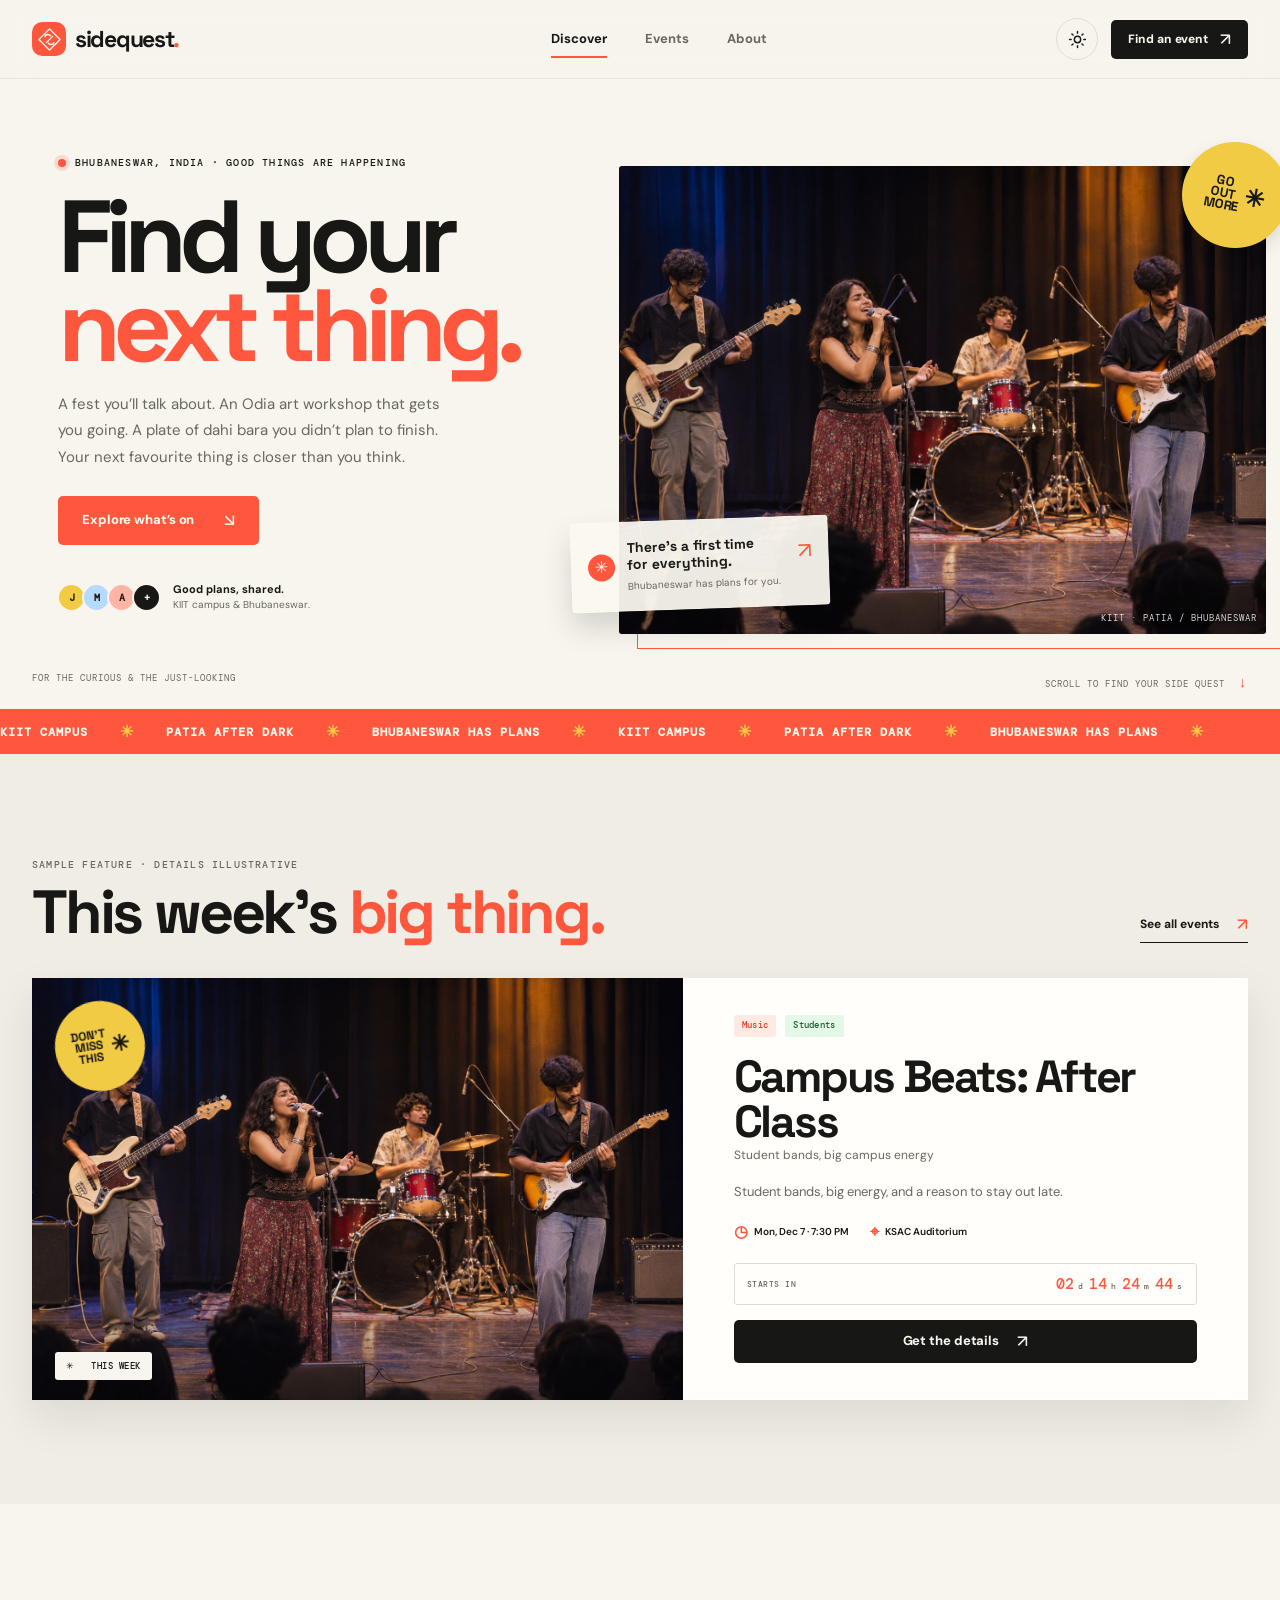
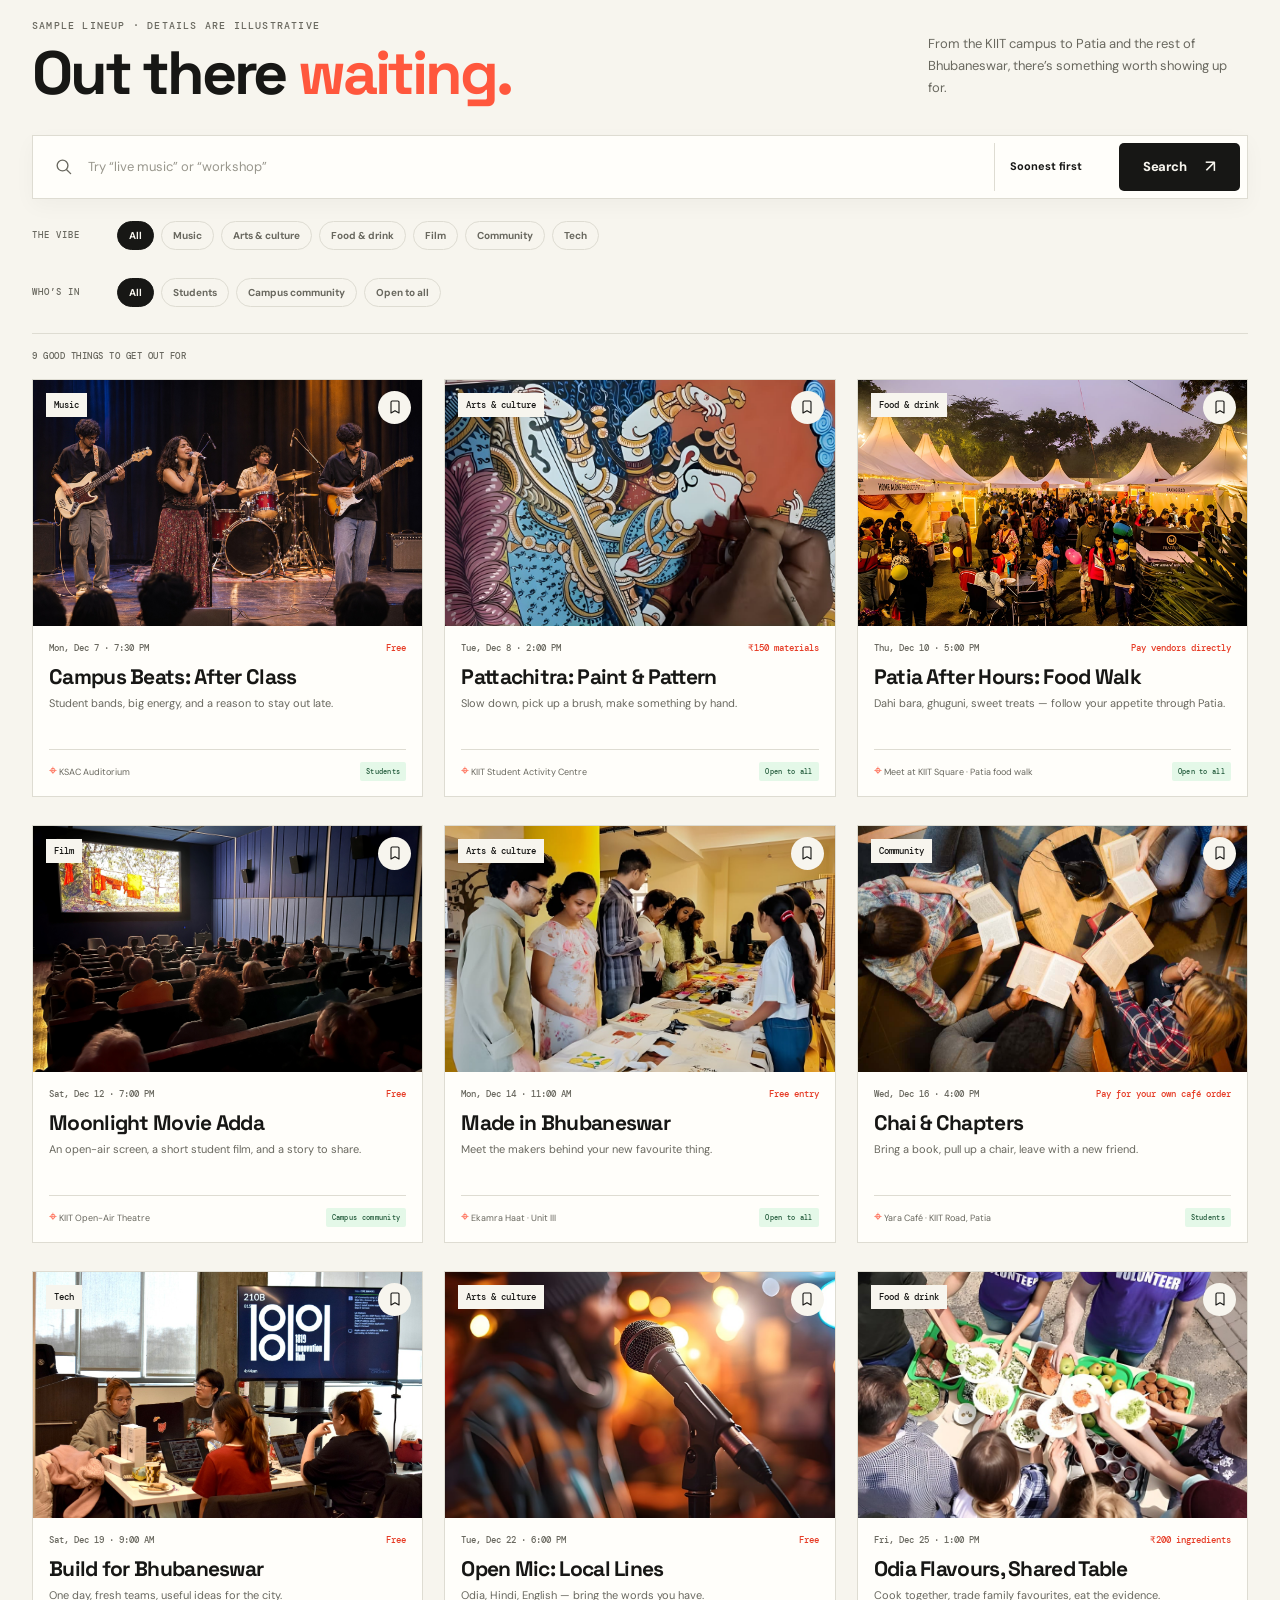
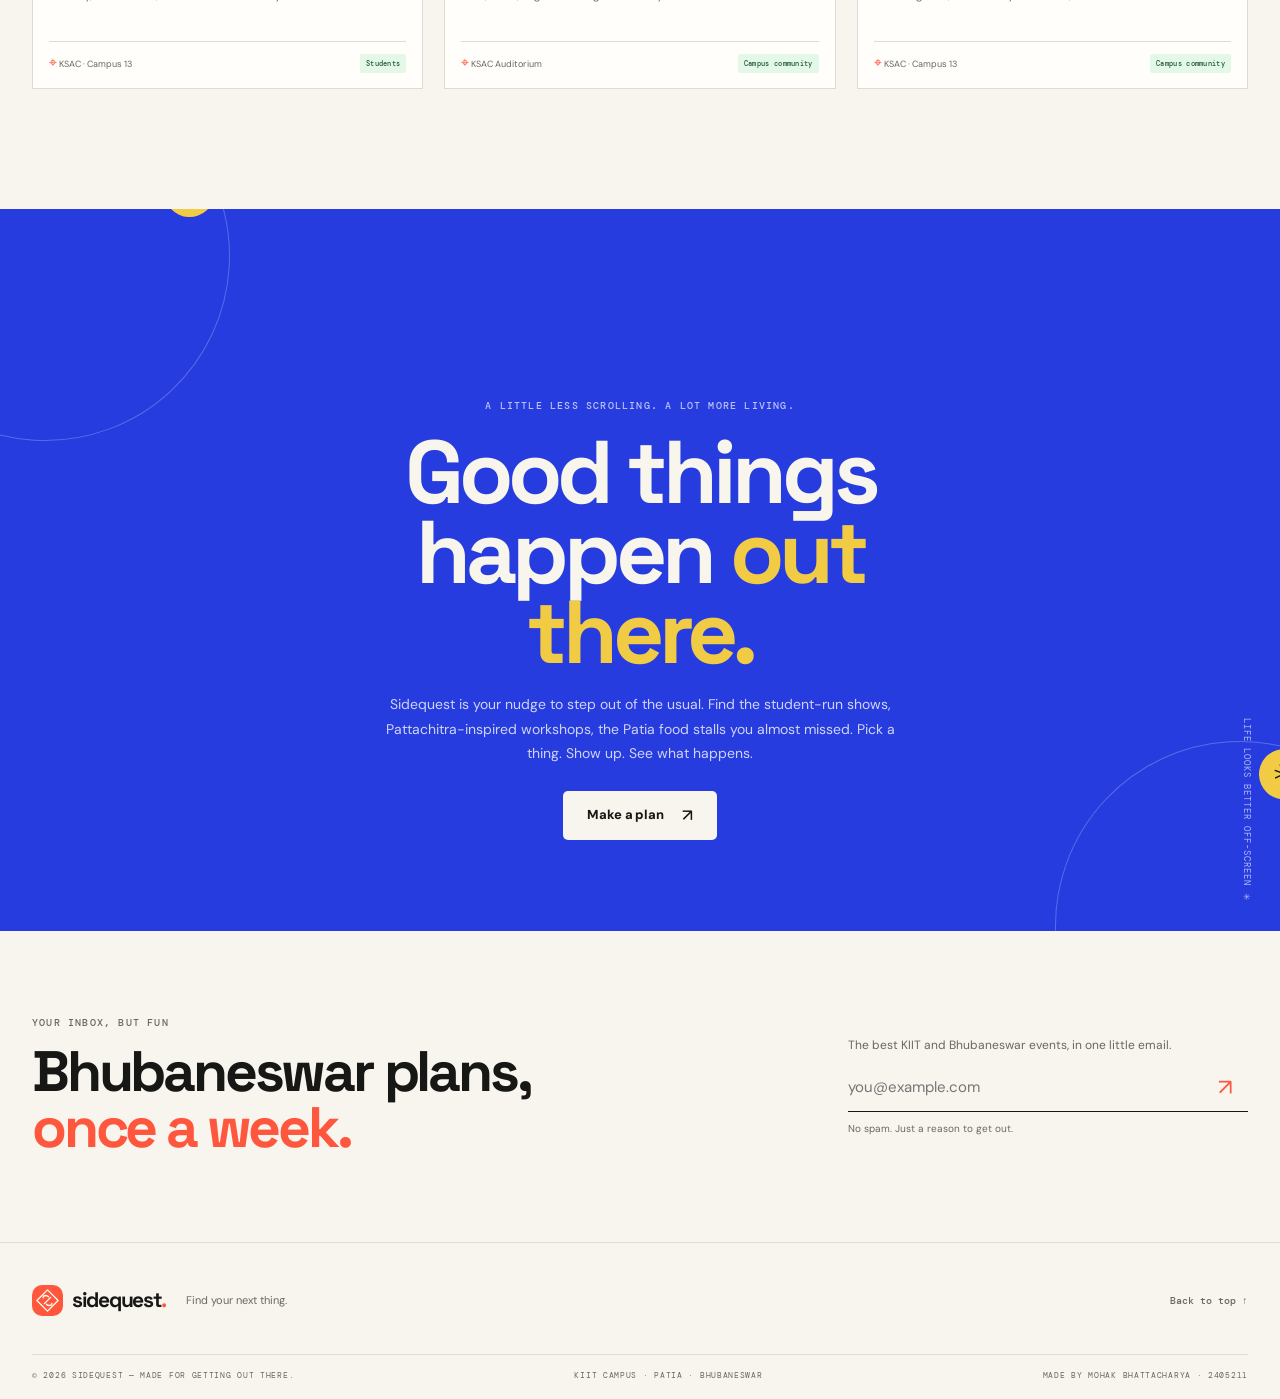
<file: index.html>
<!doctype html>
<html lang="en" data-theme="light">
<head>
  <meta charset="utf-8">
  <meta name="viewport" content="width=device-width, initial-scale=1">
  <meta name="theme-color" content="#f7f5ee">
  <meta name="description" content="Find your next thing with Sidequest: discover campus, community, music, art, food and creative events near you.">
  <title>Sidequest — Find your next thing</title>
  <link rel="icon" href="assets/sidequest-mark.svg" type="image/svg+xml">
  <link rel="stylesheet" href="assets/css/styles.css">
  <script src="assets/js/events.js" defer></script>
  <script src="assets/js/app.js" defer></script>
</head>
<body>
  <a class="skip-link" href="#main">Skip to content</a>
  <header class="site-header" id="top">
    <div class="header-inner shell">
      <a class="brand" href="index.html" aria-label="Sidequest home">
        <span class="brand-mark" aria-hidden="true"><svg viewBox="0 0 40 40"><path d="M20 3 37 20 20 37 3 20 20 3Z"/><path d="M13 15.5c0-2.1 1.7-3.5 4.1-3.5 2 0 3.5.8 4.6 2.1m5.3 10.4c0 2.1-1.7 3.5-4.1 3.5-2 0-3.5-.8-4.6-2.1M15 25l10-10"/></svg></span>
        <span class="brand-word">sidequest<span class="brand-period">.</span></span>
      </a>
      <nav class="desktop-nav" aria-label="Main navigation">
        <a class="nav-link is-active" href="index.html">Discover</a>
        <a class="nav-link" href="#events">Events</a>
        <a class="nav-link" href="#about">About</a>
      </nav>
      <div class="header-actions">
        <button class="icon-button theme-toggle" type="button" aria-label="Switch to dark mode" title="Switch theme">
          <svg class="sun-icon" viewBox="0 0 24 24" aria-hidden="true"><circle cx="12" cy="12" r="4"/><path d="M12 2v2m0 16v2M4.93 4.93l1.42 1.42m11.3 11.3 1.42 1.42M2 12h2m16 0h2M4.93 19.07l1.42-1.42m11.3-11.3 1.42-1.42"/></svg>
          <svg class="moon-icon" viewBox="0 0 24 24" aria-hidden="true"><path d="M20.1 15.4A8.6 8.6 0 0 1 8.6 3.9 8.7 8.7 0 1 0 20.1 15.4Z"/></svg>
        </button>
        <a class="button button-small button-ink header-cta" href="#events">Find an event <span aria-hidden="true">↗</span></a>
        <button class="icon-button menu-toggle" type="button" aria-expanded="false" aria-controls="mobile-nav" aria-label="Open navigation"><span></span><span></span></button>
      </div>
    </div>
    <nav class="mobile-nav" id="mobile-nav" aria-label="Mobile navigation" hidden>
      <a href="index.html">Discover</a><a href="#events">Events</a><a href="#about">About</a><a href="#events">Find an event ↗</a>
    </nav>
  </header>

  <main id="main">
    <section class="hero shell" aria-labelledby="hero-title">
      <div class="hero-copy">
        <p class="eyebrow"><span class="live-dot"></span> BHUBANESWAR, INDIA · GOOD THINGS ARE HAPPENING</p>
        <h1 id="hero-title">Find your<br><span>next thing.</span></h1>
        <p class="hero-description">A fest you’ll talk about. An Odia art workshop that gets you going. A plate of dahi bara you didn’t plan to finish. Your next favourite thing is closer than you think.</p>
        <a class="button button-accent hero-button" href="#events">Explore what’s on <span class="button-arrow" aria-hidden="true">↘</span></a>
        <div class="hero-social-proof"><div class="avatar-stack" aria-hidden="true"><span>J</span><span>M</span><span>A</span><span>+</span></div><p><strong>Good plans, shared.</strong><br>KIIT campus & Bhubaneswar.</p></div>
      </div>
      <div class="hero-visual">
        <img class="hero-image" src="assets/images/campus-beats.jpg" alt="Student band performing at a campus music event" fetchpriority="high">
        <div class="hero-image-shade"></div>
        <div class="hero-sticker" aria-hidden="true"><span>GO<br>OUT<br><b>MORE</b></span><i>✳</i></div>
        <div class="hero-event-note"><span class="note-pin">✳</span><span><strong>There’s a first time<br>for everything.</strong><small>Bhubaneswar has plans for you.</small></span><span class="note-squiggle" aria-hidden="true">↗</span></div>
        <span class="hero-coordinate" aria-hidden="true">KIIT · PATIA / BHUBANESWAR</span>
      </div>
      <div class="hero-bottomline"><span>FOR THE CURIOUS & THE JUST-LOOKING</span><span>SCROLL TO FIND YOUR SIDE QUEST <b>↓</b></span></div>
    </section>

    <section class="ticker" aria-label="Sidequest event categories"><div class="ticker-track" aria-hidden="true"><span>KIIT CAMPUS</span><i>✳</i><span>PATIA AFTER DARK</span><i>✳</i><span>BHUBANESWAR HAS PLANS</span><i>✳</i><span>KIIT CAMPUS</span><i>✳</i><span>PATIA AFTER DARK</span><i>✳</i><span>BHUBANESWAR HAS PLANS</span><i>✳</i></div></section>

    <section class="featured-section section-pad" aria-labelledby="featured-heading">
      <div class="shell">
        <div class="section-heading featured-heading-row">
          <div><p class="eyebrow">SAMPLE FEATURE · DETAILS ILLUSTRATIVE</p><h2 id="featured-heading">This week’s <span>big thing.</span></h2></div>
          <a class="text-link" href="#events">See all events <span aria-hidden="true">↗</span></a>
        </div>
        <article class="featured-card" id="featured-card"></article>
      </div>
    </section>

    <section class="events-section section-pad" id="events" aria-labelledby="events-heading">
      <div class="shell">
        <div class="section-heading events-title-row">
          <div><p class="eyebrow">SAMPLE LINEUP · DETAILS ARE ILLUSTRATIVE</p><h2 id="events-heading">Out there <span>waiting.</span></h2></div>
          <p class="section-intro">From the KIIT campus to Patia and the rest of Bhubaneswar, there’s something worth showing up for.</p>
        </div>
        <form class="search-bar" id="search-form" role="search">
          <label class="search-field"><svg viewBox="0 0 24 24" aria-hidden="true"><circle cx="10.8" cy="10.8" r="6.8"/><path d="m16 16 5 5"/></svg><span class="visually-hidden">Search events</span><input type="search" id="event-search" placeholder="Try “live music” or “workshop”" autocomplete="off"></label>
          <label class="sort-field"><span class="visually-hidden">Sort events</span><select id="event-sort"><option value="soonest">Soonest first</option><option value="featured">Featured first</option><option value="az">Name A–Z</option></select></label>
          <button class="button button-ink search-submit" type="submit">Search <span aria-hidden="true">↗</span></button>
        </form>
        <div class="filter-row" aria-label="Filter events by category"><span class="filter-label">THE VIBE</span><div class="filter-chips" id="category-filters"></div></div>
        <div class="filter-row access-row" aria-label="Filter events by who can attend"><span class="filter-label">WHO’S IN</span><div class="filter-chips" id="audience-filters"></div></div>
        <div class="results-line"><p id="results-count" aria-live="polite"></p><button class="clear-filters" id="clear-filters" type="button" hidden>Clear filters <span aria-hidden="true">×</span></button></div>
        <div class="event-grid" id="event-grid"></div>
        <div class="empty-state" id="empty-state" hidden><span class="empty-star" aria-hidden="true">✳</span><h3>No plans found. Yet.</h3><p>Try a different search or open up your filters. Your next thing is out there.</p><button class="button button-outline" id="empty-reset" type="button">Show me everything</button></div>
      </div>
    </section>

    <section class="manifesto-section" id="about">
      <div class="manifesto-orbit orbit-one" aria-hidden="true"></div><div class="manifesto-orbit orbit-two" aria-hidden="true"></div>
      <div class="shell manifesto-content"><p class="eyebrow">A LITTLE LESS SCROLLING. A LOT MORE LIVING.</p><h2>Good things<br>happen <em>out there.</em></h2><p>Sidequest is your nudge to step out of the usual. Find the student-run shows, Pattachitra-inspired workshops, the Patia food stalls you almost missed. Pick a thing. Show up. See what happens.</p><a class="button button-paper" href="#events">Make a plan <span aria-hidden="true">↗</span></a></div>
      <span class="manifesto-side-note" aria-hidden="true">LIFE LOOKS BETTER OFF-SCREEN ✳</span>
    </section>

    <section class="newsletter section-pad" aria-labelledby="newsletter-title"><div class="shell newsletter-inner"><div><p class="eyebrow">YOUR INBOX, BUT FUN</p><h2 id="newsletter-title">Bhubaneswar plans,<br><span>once a week.</span></h2></div><form id="newsletter-form" class="newsletter-form"><label for="newsletter-email">The best KIIT and Bhubaneswar events, in one little email.</label><div class="newsletter-input-wrap"><input id="newsletter-email" type="email" placeholder="you@example.com" required><button type="submit" aria-label="Join the Sidequest list">↗</button></div><p id="newsletter-feedback" class="form-note" aria-live="polite">No spam. Just a reason to get out.</p></form></div></section>
  </main>

  <footer class="site-footer"><div class="shell footer-top"><a class="brand footer-brand" href="index.html"><span class="brand-mark" aria-hidden="true"><svg viewBox="0 0 40 40"><path d="M20 3 37 20 20 37 3 20 20 3Z"/><path d="M13 15.5c0-2.1 1.7-3.5 4.1-3.5 2 0 3.5.8 4.6 2.1m5.3 10.4c0 2.1-1.7 3.5-4.1 3.5-2 0-3.5-.8-4.6-2.1M15 25l10-10"/></svg></span><span class="brand-word">sidequest<span class="brand-period">.</span></span></a><p>Find your next thing.</p><a class="back-top" href="#top">Back to top ↑</a></div><div class="shell footer-bottom"><span>© <span id="current-year"></span> SIDEQUEST — MADE FOR GETTING OUT THERE.</span><span>KIIT CAMPUS · PATIA · BHUBANESWAR</span><span>MADE BY MOHAK BHATTACHARYA · 2405211</span></div></footer>
</body>
</html>
</file>
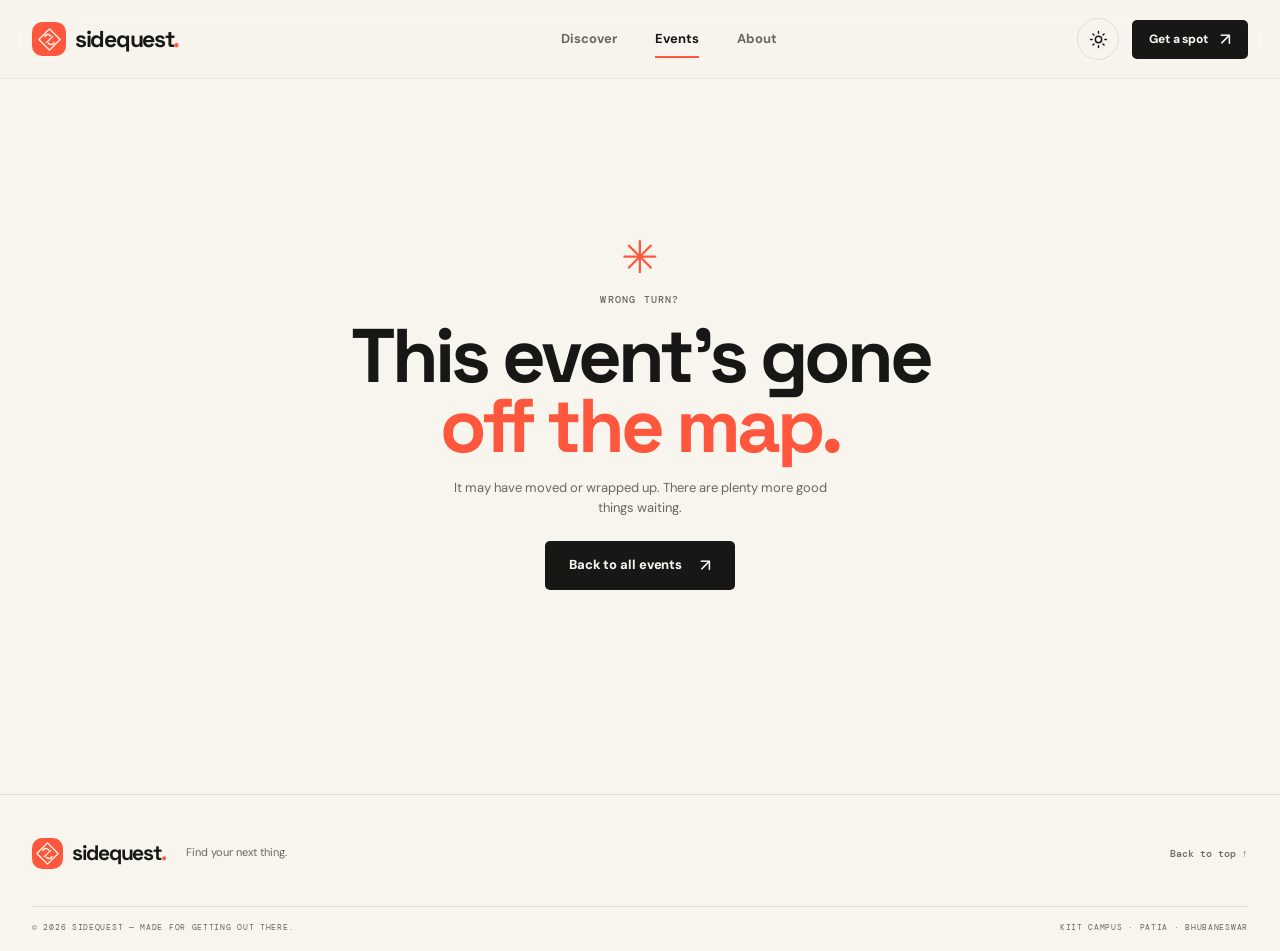
<file: event.html>
<!doctype html>
<html lang="en" data-theme="light">
<head>
  <meta charset="utf-8"><meta name="viewport" content="width=device-width, initial-scale=1">
  <meta name="theme-color" content="#f7f5ee"><meta name="description" content="Explore KIIT campus and Bhubaneswar events with Sidequest.">
  <title>Event details — Sidequest</title><link rel="icon" href="assets/sidequest-mark.svg" type="image/svg+xml">
  <link rel="stylesheet" href="assets/css/styles.css"><script src="assets/js/events.js" defer></script><script src="assets/js/event-page.js" defer></script>
</head>
<body>
  <a class="skip-link" href="#main">Skip to content</a>
  <header class="site-header" id="top"><div class="header-inner shell">
    <a class="brand" href="index.html" aria-label="Sidequest home"><span class="brand-mark" aria-hidden="true"><svg viewBox="0 0 40 40"><path d="M20 3 37 20 20 37 3 20 20 3Z"/><path d="M13 15.5c0-2.1 1.7-3.5 4.1-3.5 2 0 3.5.8 4.6 2.1m5.3 10.4c0 2.1-1.7 3.5-4.1 3.5-2 0-3.5-.8-4.6-2.1M15 25l10-10"/></svg></span><span class="brand-word">sidequest<span class="brand-period">.</span></span></a>
    <nav class="desktop-nav" aria-label="Main navigation"><a class="nav-link" href="index.html">Discover</a><a class="nav-link is-active" href="index.html#events">Events</a><a class="nav-link" href="index.html#about">About</a></nav>
    <div class="header-actions"><button class="icon-button theme-toggle" type="button" aria-label="Switch to dark mode" title="Switch theme"><svg class="sun-icon" viewBox="0 0 24 24" aria-hidden="true"><circle cx="12" cy="12" r="4"/><path d="M12 2v2m0 16v2M4.93 4.93l1.42 1.42m11.3 11.3 1.42 1.42M2 12h2m16 0h2M4.93 19.07l1.42-1.42m11.3-11.3 1.42-1.42"/></svg><svg class="moon-icon" viewBox="0 0 24 24" aria-hidden="true"><path d="M20.1 15.4A8.6 8.6 0 0 1 8.6 3.9 8.7 8.7 0 1 0 20.1 15.4Z"/></svg></button><a class="button button-small button-ink header-cta" href="#registration">Get a spot <span aria-hidden="true">↗</span></a><button class="icon-button menu-toggle" type="button" aria-expanded="false" aria-controls="mobile-nav" aria-label="Open navigation"><span></span><span></span></button></div>
  </div><nav class="mobile-nav" id="mobile-nav" aria-label="Mobile navigation" hidden><a href="index.html">Discover</a><a href="index.html#events">Events</a><a href="index.html#about">About</a><a href="#registration">Get a spot ↗</a></nav></header>
  <main id="main"><div id="event-page-root" class="event-page-root shell" aria-live="polite"></div></main>
  <footer class="site-footer"><div class="shell footer-top"><a class="brand footer-brand" href="index.html"><span class="brand-mark" aria-hidden="true"><svg viewBox="0 0 40 40"><path d="M20 3 37 20 20 37 3 20 20 3Z"/><path d="M13 15.5c0-2.1 1.7-3.5 4.1-3.5 2 0 3.5.8 4.6 2.1m5.3 10.4c0 2.1-1.7 3.5-4.1 3.5-2 0-3.5-.8-4.6-2.1M15 25l10-10"/></svg></span><span class="brand-word">sidequest<span class="brand-period">.</span></span></a><p>Find your next thing.</p><a class="back-top" href="#top">Back to top ↑</a></div><div class="shell footer-bottom"><span>© <span id="current-year"></span> SIDEQUEST — MADE FOR GETTING OUT THERE.</span><span>KIIT CAMPUS · PATIA · BHUBANESWAR</span></div></footer>
</body>
</html>
</file>
<file: assets/css/styles.css>
@import url('https://fonts.googleapis.com/css2?family=DM+Mono:wght@400;500&family=DM+Sans:wght@400;500;600;700;800&family=Space+Grotesk:wght@400;500;600;700&display=swap');

:root {
  color-scheme: light;
  --paper: #f7f5ee;
  --paper-deep: #efede4;
  --surface: #fffefa;
  --ink: #171715;
  --muted: #69685f;
  --line: #dedcd2;
  --accent: #ff573d;
  --accent-dark: #e63c26;
  --yellow: #f2cb45;
  --blue: #273cde;
  --mint: #bbefce;
  --shadow: 0 18px 42px rgba(26, 25, 21, .09);
  --display: "Space Grotesk", "Arial Black", sans-serif;
  --body: "DM Sans", Arial, sans-serif;
  --mono: "DM Mono", "Courier New", monospace;
}

html[data-theme="dark"] {
  color-scheme: dark;
  --paper: #171715;
  --paper-deep: #20201d;
  --surface: #22221f;
  --ink: #f4f1e8;
  --muted: #aaa89f;
  --line: #3c3a35;
  --accent: #ff6a4e;
  --accent-dark: #ff8068;
  --yellow: #f2cb45;
  --blue: #8793ff;
  --mint: #baf0cf;
  --shadow: 0 20px 52px rgba(0, 0, 0, .28);
}

* { box-sizing: border-box; }
html { scroll-behavior: smooth; scroll-padding-top: 90px; overflow-x: clip; }
body { margin: 0; background: var(--paper); color: var(--ink); font: 16px/1.55 var(--body); transition: background .25s ease, color .25s ease; }
img { display: block; max-width: 100%; }
a { color: inherit; text-decoration: none; }
button, input, select { font: inherit; }
button { color: inherit; }
::selection { background: var(--yellow); color: #171715; }
.shell { width: min(1220px, calc(100% - 64px)); margin-inline: auto; }
.visually-hidden { position: absolute !important; width: 1px; height: 1px; padding: 0; margin: -1px; overflow: hidden; clip: rect(0,0,0,0); white-space: nowrap; border: 0; }
.skip-link { position: fixed; z-index: 100; top: 10px; left: 10px; padding: 10px 16px; transform: translateY(-150%); background: var(--ink); color: var(--paper); border-radius: 5px; }
.skip-link:focus { transform: translateY(0); }
:focus-visible { outline: 3px solid var(--blue); outline-offset: 4px; }

/* Navigation */
.site-header { position: sticky; z-index: 50; top: 0; background: color-mix(in srgb, var(--paper) 91%, transparent); border-bottom: 1px solid color-mix(in srgb, var(--line) 60%, transparent); backdrop-filter: blur(14px); }
.header-inner { min-height: 78px; display: flex; align-items: center; justify-content: space-between; gap: 30px; }
.brand { display: inline-flex; align-items: center; gap: 9px; flex: 0 0 auto; }
.brand-mark { width: 34px; height: 34px; display: inline-grid; place-items: center; border-radius: 10px; background: var(--accent); }
.brand-mark svg { width: 25px; height: 25px; fill: none; stroke: #fff8eb; stroke-width: 2.2; stroke-linecap: round; stroke-linejoin: round; }
.brand-word { font: 700 23px/.9 var(--display); letter-spacing: -1.3px; }
.brand-period { color: var(--accent); }
.desktop-nav { display: flex; align-items: center; gap: 38px; margin-left: 82px; }
.nav-link { position: relative; color: var(--muted); font-size: 13px; font-weight: 700; transition: color .2s ease; }
.nav-link:hover, .nav-link.is-active { color: var(--ink); }
.nav-link.is-active::after { content: ""; position: absolute; left: 0; right: 0; bottom: -9px; height: 2px; background: var(--accent); }
.header-actions { display: flex; align-items: center; gap: 13px; }
.icon-button { width: 42px; height: 42px; display: inline-grid; place-items: center; border: 1px solid var(--line); border-radius: 50%; background: transparent; cursor: pointer; transition: transform .2s ease, border-color .2s ease, background .2s ease; }
.icon-button:hover { transform: rotate(-8deg); border-color: var(--ink); }
.theme-toggle svg { width: 19px; height: 19px; fill: none; stroke: currentColor; stroke-width: 1.8; stroke-linecap: round; stroke-linejoin: round; }
.moon-icon { display: none; }
html[data-theme="dark"] .sun-icon { display: none; }
html[data-theme="dark"] .moon-icon { display: block; }
.button { min-height: 49px; padding: 0 23px; display: inline-flex; align-items: center; justify-content: center; gap: 18px; border: 1px solid transparent; border-radius: 5px; font-size: 13px; font-weight: 800; letter-spacing: -.1px; transition: transform .2s ease, background .2s ease, color .2s ease, box-shadow .2s ease; cursor: pointer; }
.button:hover { transform: translateY(-2px); box-shadow: 0 7px 18px rgba(23,23,21,.14); }
.button span { font-size: 17px; font-weight: 500; line-height: 1; }
.button-small { min-height: 39px; padding-inline: 16px; font-size: 12px; gap: 12px; }
.button-ink { background: var(--ink); color: var(--paper); }
.button-ink:hover { background: var(--accent); color: #fff; }
.button-accent { background: var(--accent); color: #fffaf0; }
.button-accent:hover { background: var(--accent-dark); }
.button-paper { background: #f7f5ee; color: #171715; }
.button-paper:hover { background: var(--yellow); }
.button-outline { background: transparent; color: var(--ink); border-color: var(--line); }
.menu-toggle, .mobile-nav { display: none; }

/* Hero */
.hero { position: relative; min-height: 623px; padding-top: 72px; padding-bottom: 61px; display: grid; grid-template-columns: .93fr 1.07fr; align-items: center; gap: 40px; }
.hero-copy { position: relative; z-index: 2; padding: 5px 0 36px 26px; }
.eyebrow { margin: 0 0 15px; font: 500 10px/1.3 var(--mono); letter-spacing: 1.2px; color: var(--muted); }
.hero .eyebrow { display: flex; align-items: center; gap: 9px; color: var(--ink); }
.live-dot { width: 8px; height: 8px; display: inline-block; background: var(--accent); border-radius: 50%; box-shadow: 0 0 0 4px color-mix(in srgb, var(--accent) 16%, transparent); animation: pulse 1.8s infinite; }
@keyframes pulse { 50% { box-shadow: 0 0 0 8px transparent; } }
.hero h1 { margin: 23px 0 21px; font: 700 clamp(72px, 8vw, 112px)/.87 var(--display); letter-spacing: -8px; }
.hero h1 span { color: var(--accent); }
.hero-description { max-width: 405px; margin: 0 0 26px; color: var(--muted); font-size: 15px; line-height: 1.75; }
.hero-button { min-width: 190px; }
.button-arrow { margin-left: 12px; }
.hero-social-proof { margin-top: 37px; display: flex; align-items: center; gap: 12px; }
.avatar-stack { display: flex; padding-left: 3px; }
.avatar-stack span { width: 29px; height: 29px; margin-left: -4px; display: grid; place-items: center; border: 2px solid var(--paper); border-radius: 50%; background: var(--yellow); color: #201c13; font: 700 10px var(--mono); }
.avatar-stack span:nth-child(2) { background: #b6d9ff; }.avatar-stack span:nth-child(3) { background: #ffb5a5; }.avatar-stack span:nth-child(4) { background: var(--ink); color: var(--paper); }
.hero-social-proof p { margin: 0; color: var(--muted); font-size: 10px; line-height: 1.45; }
.hero-social-proof strong { color: var(--ink); font-size: 11px; }
.hero-visual { position: relative; height: 468px; align-self: center; margin-right: -18px; }
.hero-image { width: 100%; height: 100%; object-fit: cover; object-position: 60% center; border-radius: 3px; }
.hero-image-shade { position: absolute; inset: 0; border-radius: 3px; background: linear-gradient(90deg, rgba(11,12,21,.12), transparent 44%), linear-gradient(0deg, rgba(12,11,19,.22), transparent 35%); pointer-events: none; }
.hero-visual::before { content: ""; position: absolute; z-index: -1; inset: 18px -15px -15px 18px; border: 1px solid var(--accent); }
.hero-sticker { position: absolute; top: -24px; right: -22px; width: 106px; height: 106px; display: flex; align-items: center; justify-content: center; gap: 4px; border-radius: 50%; background: var(--yellow); color: #171715; font: 700 13px/.93 var(--display); text-align: center; transform: rotate(11deg); box-shadow: 0 8px 18px rgba(0,0,0,.12); }
.hero-sticker i { font-size: 24px; font-style: normal; }
.hero-event-note { position: absolute; bottom: 25px; left: -48px; min-width: 258px; padding: 17px 16px; display: flex; align-items: center; gap: 12px; border: 1px solid rgba(255,255,255,.2); border-radius: 4px; background: rgba(250,248,240,.94); color: #191917; box-shadow: 0 15px 30px rgba(0,0,0,.15); transform: rotate(-2deg); }
.note-pin { width: 27px; height: 27px; display: grid; place-items: center; border-radius: 50%; background: var(--accent); color: #fff; }
.hero-event-note strong { display: block; font: 700 14px/1.2 var(--display); }
.hero-event-note small { display: block; margin-top: 5px; color: #69685f; font-size: 10px; }
.note-squiggle { align-self: flex-start; margin-left: auto; color: var(--accent); font-size: 22px; }
.hero-coordinate { position: absolute; right: 9px; bottom: 10px; color: rgba(255,255,255,.83); font: 9px var(--mono); letter-spacing: 1px; text-shadow: 0 1px 5px #000; }
.hero-bottomline { position: absolute; right: 0; bottom: 17px; left: 0; display: flex; justify-content: space-between; color: var(--muted); font: 9px var(--mono); letter-spacing: 1px; }
.hero-bottomline b { padding-left: 7px; color: var(--accent); font-size: 15px; }

/* Ticker */
.ticker { overflow: hidden; padding: 12px 0; background: var(--accent); color: #fffaf0; }
.ticker-track { width: max-content; display: flex; align-items: center; gap: 32px; animation: ticker 32s linear infinite; font: 600 12px var(--mono); letter-spacing: 1px; }
.ticker-track i { color: var(--yellow); font-size: 16px; font-style: normal; }
@keyframes ticker { to { transform: translateX(-50%); } }
@media (prefers-reduced-motion: reduce) { *, *::before, *::after { scroll-behavior: auto !important; animation-duration: .01ms !important; animation-iteration-count: 1 !important; transition-duration: .01ms !important; } }

/* Shared sections */
.section-pad { padding-block: 104px; }
.section-heading { margin-bottom: 33px; display: flex; align-items: end; justify-content: space-between; gap: 28px; }
.section-heading .eyebrow { margin-bottom: 11px; }
.section-heading h2, .newsletter h2 { margin: 0; font: 700 clamp(39px, 5vw, 61px)/.99 var(--display); letter-spacing: -3.2px; }
.section-heading h2 span, .newsletter h2 span { color: var(--accent); }
.text-link { display: inline-flex; align-items: center; gap: 18px; padding-bottom: 4px; border-bottom: 1px solid var(--ink); font-size: 12px; font-weight: 700; white-space: nowrap; transition: color .2s ease, border-color .2s ease; }
.text-link:hover { color: var(--accent); border-color: var(--accent); }
.text-link span { color: var(--accent); font-size: 17px; font-weight: 500; }

/* Featured */
.featured-section { background: var(--paper-deep); }
.featured-heading-row { margin-bottom: 35px; }
.featured-card { min-height: 394px; display: grid; grid-template-columns: 1.07fr .93fr; background: var(--surface); box-shadow: var(--shadow); }
.featured-image-wrap { position: relative; min-height: 394px; overflow: hidden; background: #272534; }
.featured-image-wrap > img { width: 100%; height: 100%; position: absolute; inset: 0; object-fit: cover; transition: transform .5s ease; }
.featured-image-wrap:hover > img { transform: scale(1.035); }
.featured-image-wrap::after { content: ""; position: absolute; inset: 0; background: linear-gradient(0deg, rgba(8,8,16,.42), transparent 40%); pointer-events: none; }
.featured-image-stamp { position: absolute; z-index: 1; top: 23px; left: 23px; width: 90px; height: 90px; display: flex; align-items: center; justify-content: center; gap: 4px; border-radius: 50%; background: var(--yellow); color: #171715; font: 700 12px/.92 var(--display); text-align: center; transform: rotate(-9deg); }
.featured-image-stamp i { font-size: 22px; font-style: normal; }.featured-count-pill { position: absolute; z-index: 1; bottom: 20px; left: 23px; padding: 8px 11px; border-radius: 3px; background: var(--paper); color: var(--ink); font: 500 9px var(--mono); letter-spacing: .5px; }
.featured-info { padding: 37px clamp(28px, 4vw, 54px); display: flex; flex-direction: column; align-items: flex-start; }
.featured-topline, .detail-badges { display: flex; flex-wrap: wrap; align-items: center; gap: 9px; }
.category-label, .audience-tag { min-height: 22px; padding: 4px 8px; display: inline-flex; align-items: center; border-radius: 2px; background: color-mix(in srgb, var(--accent) 12%, var(--surface)); color: var(--accent-dark); font: 500 9px/1 var(--mono); letter-spacing: .3px; }
.audience-tag { background: color-mix(in srgb, var(--mint) 40%, var(--surface)); color: #21593a; }
html[data-theme="dark"] .audience-tag { color: #c2f1d0; background: #294130; }
.featured-info h3 { margin: 17px 0 2px; font: 700 clamp(34px, 4vw, 45px)/1 var(--display); letter-spacing: -2.3px; }
.featured-info h3 a:hover { color: var(--accent); }
.featured-subtitle { margin: 0; color: var(--muted); font-size: 12px; }
.featured-description { max-width: 355px; margin: 17px 0; color: var(--muted); font-size: 13px; line-height: 1.65; }
.featured-meta { width: 100%; display: flex; flex-wrap: wrap; gap: 14px 21px; margin-top: auto; color: var(--ink); font-size: 10px; font-weight: 600; }
.featured-meta span { display: inline-flex; align-items: center; gap: 6px; }.featured-meta i { color: var(--accent); font-size: 16px; font-style: normal; }
.countdown { width: 100%; margin: 18px 0 15px; padding: 10px 12px; display: flex; align-items: center; justify-content: space-between; gap: 8px; border: 1px solid var(--line); border-radius: 3px; }
.countdown-prefix { color: var(--muted); font: 500 8px var(--mono); letter-spacing: .5px; }
.countdown-numbers { display: flex; align-items: baseline; gap: 4px; font: 500 13px var(--mono); }
.countdown-numbers b { color: var(--accent); font-size: 15px; font-weight: 500; }.countdown-numbers small { margin-right: 2px; color: var(--muted); font-size: 8px; }
.countdown-started .countdown-numbers { color: var(--accent); font-size: 10px; font-weight: 600; }
.featured-button { min-height: 43px; width: 100%; }

/* Event search and cards */
.events-section { padding-top: 115px; padding-bottom: 120px; }
.events-title-row { margin-bottom: 32px; }
.section-intro { max-width: 315px; margin: 0 5px 4px 0; color: var(--muted); font-size: 13px; line-height: 1.7; }
.search-bar { min-height: 64px; padding: 7px; display: flex; gap: 7px; background: var(--surface); border: 1px solid var(--line); box-shadow: 0 7px 20px rgba(23,23,21,.035); }
.search-field { min-width: 100px; flex: 1; display: flex; align-items: center; gap: 13px; padding: 0 14px; }
.search-field svg { width: 19px; flex: 0 0 auto; fill: none; stroke: var(--muted); stroke-width: 1.7; stroke-linecap: round; }
.search-field input { width: 100%; border: 0; outline: 0; background: transparent; color: var(--ink); font-size: 13px; }
.search-field input::placeholder { color: #99978d; }
.sort-field { display: flex; align-items: center; border-left: 1px solid var(--line); }
.sort-field select { max-width: 155px; padding: 0 25px 0 15px; appearance: none; border: 0; outline: 0; background: transparent; color: var(--ink); font-size: 11px; font-weight: 700; cursor: pointer; }
.search-submit { min-width: 115px; min-height: 48px; }
.filter-row { min-height: 57px; padding-top: 16px; display: flex; align-items: center; gap: 17px; }
.filter-label { width: 68px; flex: 0 0 auto; color: var(--muted); font: 500 9px var(--mono); letter-spacing: 1px; }
.filter-chips { display: flex; flex-wrap: wrap; gap: 7px; }
.filter-chip { min-height: 29px; padding: 0 11px; border: 1px solid var(--line); border-radius: 99px; background: transparent; color: var(--muted); font-size: 10px; font-weight: 700; cursor: pointer; transition: .2s ease; }
.filter-chip:hover { border-color: var(--accent); color: var(--accent); }
.filter-chip.is-selected { border-color: var(--ink); background: var(--ink); color: var(--paper); }
.results-line { min-height: 46px; margin-top: 20px; display: flex; align-items: center; justify-content: space-between; border-top: 1px solid var(--line); }
.results-line p { margin: 0; color: var(--muted); font: 500 9px var(--mono); letter-spacing: .5px; text-transform: uppercase; }
.clear-filters { padding: 5px 0; border: 0; background: transparent; color: var(--accent); font-size: 10px; font-weight: 700; cursor: pointer; }
.clear-filters[hidden], .empty-state[hidden], .event-grid[hidden] { display: none; }
.event-grid { display: grid; grid-template-columns: repeat(3, minmax(0, 1fr)); gap: 28px 21px; }
.event-card { min-width: 0; overflow: hidden; border: 1px solid var(--line); background: var(--surface); transition: transform .25s ease, box-shadow .25s ease, border-color .25s ease; animation: card-in .45s both; animation-delay: calc(var(--card-index, 0) * 35ms); }
@keyframes card-in { from { opacity: 0; transform: translateY(10px); } to { opacity: 1; transform: translateY(0); } }
.event-card:hover { transform: translateY(-5px); border-color: color-mix(in srgb, var(--accent) 50%, var(--line)); box-shadow: var(--shadow); }
.event-card-image { position: relative; aspect-ratio: 1.58; overflow: hidden; background: var(--paper-deep); }
.event-card-image > a { display: block; height: 100%; }
.event-card-image img { width: 100%; height: 100%; object-fit: cover; transition: transform .4s ease; }
.event-card:hover .event-card-image img { transform: scale(1.045); }
.event-category-tag { position: absolute; top: 13px; left: 13px; padding: 6px 8px; background: var(--paper); color: var(--ink); font: 500 9px var(--mono); }
.save-event { position: absolute; top: 11px; right: 11px; width: 33px; height: 33px; display: grid; place-items: center; border: 0; border-radius: 50%; background: var(--paper); cursor: pointer; transition: background .2s ease, transform .2s ease; }
.save-event:hover { transform: scale(1.08); background: var(--yellow); }.save-event svg { width: 16px; height: 16px; fill: none; stroke: var(--ink); stroke-width: 1.7; stroke-linejoin: round; }.save-event.is-saved { background: var(--accent); }.save-event.is-saved svg { fill: #fff; stroke: #fff; }
.event-card-body { padding: 16px 16px 14px; }
.event-card-topline { display: flex; align-items: center; justify-content: space-between; gap: 7px; color: var(--muted); font: 500 9px var(--mono); }
.event-price { color: var(--accent-dark); white-space: nowrap; }
.event-card h3 { margin: 11px 0 6px; font: 700 21px/1.14 var(--display); letter-spacing: -.7px; }
.event-card h3 a span { color: var(--accent); font-size: 15px; opacity: 0; transition: opacity .2s ease; }.event-card:hover h3 a span, .event-card h3 a:focus-visible span { opacity: 1; }
.event-card-description { min-height: 39px; margin: 0 0 15px; color: var(--muted); font-size: 11px; line-height: 1.6; }
.event-card-footer { padding-top: 10px; display: flex; align-items: center; justify-content: space-between; gap: 7px; border-top: 1px solid var(--line); }
.event-location { min-width: 0; overflow: hidden; color: var(--muted); font-size: 9px; text-overflow: ellipsis; white-space: nowrap; }
.event-location i { color: var(--accent); font-size: 14px; font-style: normal; }
.audience-tag-small { min-height: 19px; padding: 4px 6px; font-size: 7px; white-space: nowrap; }
.empty-state { padding: 68px 20px; text-align: center; }.empty-star { color: var(--accent); font-size: 40px; }.empty-state h3 { margin: 15px 0 6px; font: 700 31px var(--display); }.empty-state p { max-width: 390px; margin: 0 auto 18px; color: var(--muted); font-size: 13px; }.empty-state .button { min-height: 41px; }

/* Manifesto / newsletter / footer */
.manifesto-section { position: relative; overflow: hidden; min-height: 544px; padding: 190px 0 91px; background: var(--blue); color: #f8f5ec; }
html[data-theme="dark"] .manifesto-section { background: #2a3aab; }
.manifesto-content { position: relative; z-index: 1; max-width: 640px; text-align: center; }
.manifesto-content .eyebrow { color: rgba(255,255,255,.69); }
.manifesto-content h2 { margin: 20px 0 20px; font: 700 clamp(59px, 7vw, 89px)/.9 var(--display); letter-spacing: -5px; }
.manifesto-content h2 em { color: var(--yellow); font-style: normal; }
.manifesto-content > p:not(.eyebrow) { max-width: 510px; margin: 0 auto 25px; color: rgba(255,255,255,.78); font-size: 14px; line-height: 1.75; }
.manifesto-orbit { position: absolute; width: 370px; height: 370px; border: 1px solid rgba(255,255,255,.24); border-radius: 50%; }
.manifesto-orbit::before, .manifesto-orbit::after { content: "✳"; position: absolute; display: grid; place-items: center; width: 50px; height: 50px; border-radius: 50%; background: var(--yellow); color: #171715; font-size: 28px; }
.manifesto-orbit::before { top: 11%; right: 15%; }.manifesto-orbit::after { bottom: 12%; left: 12%; width: 27px; height: 27px; font-size: 17px; }
.orbit-one { top: -138px; left: -140px; transform: rotate(25deg); }.orbit-two { right: -145px; bottom: -180px; transform: rotate(-25deg); }
.manifesto-side-note { position: absolute; right: 27px; bottom: 28px; color: rgba(255,255,255,.63); font: 9px var(--mono); letter-spacing: 1px; writing-mode: vertical-rl; }
.newsletter { padding-block: 85px; }.newsletter-inner { display: flex; justify-content: space-between; align-items: center; gap: 50px; }.newsletter h2 { font-size: clamp(40px, 5vw, 57px); }.newsletter-form { width: min(400px, 100%); }.newsletter-form label { display: block; margin-bottom: 10px; color: var(--muted); font-size: 12px; }.newsletter-input-wrap { display: flex; border-bottom: 1px solid var(--ink); }.newsletter-input-wrap input { min-width: 0; flex: 1; padding: 12px 0; border: 0; outline: 0; background: transparent; color: var(--ink); font-size: 15px; }.newsletter-input-wrap button { width: 46px; border: 0; background: transparent; color: var(--accent); font-size: 23px; cursor: pointer; }.form-note { margin: 9px 0 0; color: var(--muted); font-size: 10px; }
.site-footer { padding: 31px 0 19px; border-top: 1px solid var(--line); }.footer-top { min-height: 54px; display: flex; align-items: center; gap: 20px; }.footer-brand .brand-word { font-size: 21px; }.footer-brand .brand-mark { width: 31px; height: 31px; }.footer-top > p { margin: 0; color: var(--muted); font-size: 11px; }.back-top { margin-left: auto; font: 500 10px var(--mono); color: var(--muted); }.back-top:hover { color: var(--accent); }.footer-bottom { margin-top: 26px; padding-top: 15px; display: flex; flex-wrap: wrap; justify-content: space-between; gap: 10px; border-top: 1px solid var(--line); color: var(--muted); font: 8px var(--mono); letter-spacing: .7px; }

/* Event details */
.event-page-root { padding-top: 35px; padding-bottom: 95px; }
.back-link { display: inline-flex; align-items: center; gap: 10px; margin-bottom: 24px; color: var(--muted); font-size: 11px; font-weight: 700; }.back-link:hover { color: var(--accent); }.back-link span { font-size: 18px; }
.detail-hero { display: grid; grid-template-columns: 1.06fr .94fr; align-items: stretch; background: var(--surface); }
.detail-hero-image { position: relative; min-height: 450px; overflow: hidden; background: var(--paper-deep); }.detail-hero-image img { position: absolute; inset: 0; width: 100%; height: 100%; object-fit: cover; }.detail-hero-image::after { content: ""; position: absolute; inset: 40% 0 0; background: linear-gradient(transparent, rgba(0,0,0,.55)); }.detail-image-caption { position: absolute; z-index: 1; right: 19px; bottom: 16px; left: 20px; color: white; font: 9px var(--mono); letter-spacing: 1px; }.detail-image-caption i { padding: 0 9px; color: var(--yellow); font-size: 13px; font-style: normal; }
.detail-intro { padding: 43px clamp(27px, 4vw, 55px); display: flex; flex-direction: column; align-items: flex-start; }.detail-intro .eyebrow { margin: 24px 0 6px; color: var(--muted); }.detail-intro h1 { margin: 0; font: 700 clamp(43px, 5vw, 63px)/.95 var(--display); letter-spacing: -3.8px; }.detail-lede { margin: 12px 0 24px; color: var(--muted); font-size: 14px; }.detail-quickfacts { width: 100%; margin: 0 0 26px; display: grid; gap: 15px; }.detail-quickfacts > div { display: flex; align-items: center; gap: 12px; }.detail-quickfacts svg { width: 21px; height: 21px; flex: 0 0 auto; fill: none; stroke: var(--accent); stroke-width: 1.5; stroke-linecap: round; stroke-linejoin: round; }.detail-quickfacts b, .detail-quickfacts small { display: block; }.detail-quickfacts b { font-size: 12px; }.detail-quickfacts small { margin-top: 1px; color: var(--muted); font-size: 10px; }
.sample-event-note { margin: 12px 0 0; color: var(--muted); font: 500 9px/1.4 var(--mono); letter-spacing: .5px; }
.detail-intro > .button { width: 100%; margin-top: auto; }
.detail-layout { display: grid; grid-template-columns: 1fr 365px; align-items: start; gap: 60px; padding-top: 69px; }.detail-main-column { max-width: 680px; }.detail-description, .schedule-section { padding-bottom: 42px; }.detail-description h2, .schedule-section h2 { margin: 0 0 17px; font: 700 36px/1 var(--display); letter-spacing: -1.8px; }.detail-description h2 em, .schedule-section h2 em, .registration-card h2 em { color: var(--accent); font-style: normal; }.detail-description > p:not(.eyebrow) { max-width: 680px; color: var(--muted); font-size: 14px; line-height: 1.85; }.host-note { margin-top: 25px; padding: 15px; display: inline-flex; align-items: center; gap: 12px; background: var(--paper-deep); }.host-icon { width: 31px; height: 31px; display: grid; place-items: center; border-radius: 50%; background: var(--yellow); color: #171715; }.host-note small, .host-note b { display: block; }.host-note small { color: var(--muted); font: 8px var(--mono); letter-spacing: .7px; }.host-note b { margin-top: 2px; font-size: 11px; }
.schedule-section { border-top: 1px solid var(--line); padding-top: 35px; }.schedule-list { margin-top: 23px; border-top: 1px solid var(--line); }.schedule-item { min-height: 56px; display: grid; grid-template-columns: 43px 110px 1fr; align-items: center; gap: 12px; border-bottom: 1px solid var(--line); }.schedule-index { color: var(--accent); font: 9px var(--mono); }.schedule-time { font: 500 10px var(--mono); }.schedule-label { font-size: 12px; font-weight: 600; }.access-note { margin-top: 18px; color: var(--muted); font-size: 11px; line-height: 1.7; }.access-note span { color: var(--accent); }
.registration-column { position: sticky; top: 105px; }.registration-card { padding: 27px 25px 21px; background: var(--surface); border: 1px solid var(--line); box-shadow: var(--shadow); }.registration-card > .eyebrow { margin-bottom: 9px; }.registration-card h2 { margin: 0; font: 700 33px/1 var(--display); letter-spacing: -1.8px; }.registration-intro { margin: 9px 0 6px; color: var(--muted); font-size: 11px; }.detail-countdown { margin: 12px 0 17px; }.registration-card form { display: grid; gap: 13px; }.form-field label { display: block; margin-bottom: 5px; font-size: 10px; font-weight: 700; }.form-field label span { color: var(--muted); font-weight: 400; }.form-field input { width: 100%; height: 42px; padding: 0 11px; border: 1px solid var(--line); border-radius: 3px; outline: none; background: var(--paper); color: var(--ink); font-size: 11px; transition: border-color .2s ease, box-shadow .2s ease; }.form-field input:focus { border-color: var(--blue); box-shadow: 0 0 0 2px color-mix(in srgb, var(--blue) 15%, transparent); }.form-field input[aria-invalid="true"] { border-color: var(--accent); }.form-field input::placeholder { color: #99978d; }.field-error { min-height: 0; display: block; margin-top: 3px; color: var(--accent-dark); font-size: 9px; line-height: 1.4; }.field-error:empty { display: none; }.consent-check { display: flex; align-items: flex-start; gap: 9px; color: var(--muted); font-size: 9px; line-height: 1.5; cursor: pointer; }.consent-check input { position: absolute; opacity: 0; }.custom-check { width: 16px; height: 16px; flex: 0 0 auto; display: grid; place-items: center; border: 1px solid var(--line); border-radius: 3px; background: var(--paper); }.consent-check input:checked + .custom-check { border-color: var(--accent); background: var(--accent); }.consent-check input:checked + .custom-check::after { content: "✓"; color: white; font-size: 11px; }.consent-check input:focus-visible + .custom-check { outline: 3px solid var(--blue); outline-offset: 3px; }.consent-error { margin-top: -10px; }.registration-submit { width: 100%; min-height: 44px; }.privacy-note { margin: -3px 0 0; color: var(--muted); font-size: 8px; line-height: 1.5; text-align: center; }.registration-success { padding: 20px 0 6px; text-align: center; }.success-spark { color: var(--accent); font-size: 34px; }.registration-success .eyebrow { margin: 9px 0; }.registration-success h3 { margin: 0 0 9px; font: 700 27px var(--display); }.registration-success p:not(.eyebrow) { color: var(--muted); font-size: 11px; line-height: 1.65; }.registration-success .text-link { margin-top: 11px; font-size: 10px; }.registration-side-note { margin: 13px 0 0; color: var(--muted); font: 8px var(--mono); letter-spacing: .7px; text-align: right; }.registration-side-note span { color: var(--accent); font-size: 13px; }
.related-section { margin-top: 39px; padding-top: 49px; border-top: 1px solid var(--line); }.related-section .section-heading h2 { font-size: 43px; }.related-grid { grid-template-columns: repeat(3, minmax(0,1fr)); }.related-grid .save-event { display: none; }
.not-found { min-height: 65vh; padding: 90px 20px; display: flex; flex-direction: column; align-items: center; justify-content: center; text-align: center; }.not-found > span { color: var(--accent); font-size: 45px; }.not-found h1 { margin: 0; font: 700 clamp(48px, 7vw, 76px)/.92 var(--display); letter-spacing: -4px; }.not-found h1 em { color: var(--accent); font-style: normal; }.not-found > p:not(.eyebrow) { max-width: 390px; margin: 17px auto 23px; color: var(--muted); font-size: 13px; }

@media (max-width: 980px) {
  .shell { width: min(100% - 46px, 760px); }
  .desktop-nav { margin-left: auto; gap: 24px; }.header-inner { min-height: 70px; }
  .hero { min-height: 550px; grid-template-columns: .9fr 1.1fr; gap: 25px; padding-top: 55px; }.hero-copy { padding-left: 0; }.hero h1 { font-size: clamp(68px, 9vw, 90px); letter-spacing: -6px; }.hero-visual { height: 400px; margin-right: 0; }.hero-sticker { right: -10px; }.hero-event-note { left: -25px; }
  .featured-card { grid-template-columns: 1fr 1fr; }.featured-info { padding: 30px; }.featured-image-wrap { min-height: 380px; }
  .event-grid { grid-template-columns: repeat(2, minmax(0,1fr)); gap: 22px; }.event-card-description { min-height: auto; }
  .detail-hero { grid-template-columns: 1fr 1fr; }.detail-hero-image { min-height: 410px; }.detail-intro { padding: 31px 25px; }.detail-intro h1 { font-size: 48px; }.detail-layout { grid-template-columns: 1fr 330px; gap: 34px; }
}

@media (max-width: 700px) {
  html { scroll-padding-top: 70px; }
  .shell { width: calc(100% - 36px); }
  .header-inner { min-height: 66px; gap: 12px; }.brand-mark { width: 31px; height: 31px; }.brand-word { font-size: 21px; }.desktop-nav, .header-cta { display: none; }.header-actions { gap: 8px; }.icon-button { width: 38px; height: 38px; }.menu-toggle { display: flex; flex-direction: column; align-items: center; justify-content: center; gap: 5px; }.menu-toggle span { width: 15px; height: 1.5px; background: var(--ink); transition: transform .2s ease; }.menu-toggle[aria-expanded="true"] span:first-child { transform: translateY(3.25px) rotate(45deg); }.menu-toggle[aria-expanded="true"] span:last-child { transform: translateY(-3.25px) rotate(-45deg); }
  .mobile-nav:not([hidden]) { display: grid; gap: 0; padding: 4px 18px 14px; border-top: 1px solid var(--line); background: var(--paper); }.mobile-nav a { padding: 12px 0; border-bottom: 1px solid var(--line); font-size: 13px; font-weight: 700; }.mobile-nav a:last-child { color: var(--accent); border-bottom: 0; }
  .hero { min-height: auto; padding-top: 44px; padding-bottom: 58px; display: flex; flex-direction: column; align-items: stretch; gap: 35px; }.hero-copy { padding: 0; }.hero .eyebrow { font-size: 9px; }.hero h1 { margin: 21px 0 17px; font-size: clamp(70px, 17vw, 95px); letter-spacing: -6px; }.hero-description { max-width: 410px; font-size: 14px; }.hero-social-proof { margin-top: 24px; }.hero-visual { height: min(76vw, 365px); margin: 0 6px 0 4px; }.hero-visual::before { inset: 11px -9px -9px 10px; }.hero-sticker { top: -18px; right: 0; width: 82px; height: 82px; font-size: 10px; }.hero-sticker i { font-size: 19px; }.hero-event-note { bottom: 17px; left: -8px; min-width: 220px; padding: 12px; }.hero-event-note strong { font-size: 12px; }.hero-event-note small { font-size: 9px; }.hero-coordinate { right: 5px; bottom: 5px; font-size: 7px; }.hero-bottomline { bottom: 17px; font-size: 7px; letter-spacing: .6px; }.hero-bottomline span:last-child { text-align: right; }
  .ticker { padding: 10px 0; }.ticker-track { gap: 22px; font-size: 10px; }
  .section-pad { padding-block: 73px; }.section-heading { margin-bottom: 25px; align-items: flex-start; }.section-heading h2, .newsletter h2 { font-size: clamp(38px, 10vw, 52px); letter-spacing: -2.7px; }.featured-heading-row { align-items: end; }.featured-heading-row .text-link { display: none; }
  .featured-card { display: flex; flex-direction: column; }.featured-image-wrap { min-height: 0; aspect-ratio: 1.15; }.featured-info { min-height: 350px; padding: 25px 22px; }.featured-info h3 { font-size: 39px; }.featured-description { margin-block: 12px; }.featured-meta { margin-top: 6px; }
  .events-section { padding-top: 80px; padding-bottom: 80px; }.events-title-row { display: block; }.section-intro { margin: 14px 0 0; font-size: 12px; }.search-bar { min-height: 0; padding: 6px 7px 7px; flex-wrap: wrap; gap: 5px; }.search-field { min-height: 44px; flex-basis: 100%; padding-inline: 8px; }.sort-field { height: 41px; flex: 1; border-left: 0; }.sort-field select { max-width: none; padding-left: 8px; }.search-submit { min-width: 105px; min-height: 41px; }.filter-row { align-items: flex-start; gap: 9px; padding-top: 17px; }.filter-label { width: 53px; padding-top: 8px; font-size: 8px; }.filter-chips { gap: 6px; }.filter-chip { min-height: 27px; padding-inline: 9px; font-size: 9px; }.access-row { padding-top: 12px; }.results-line { margin-top: 14px; }.results-line p { font-size: 8px; }.event-grid { gap: 15px; }.event-card-image { aspect-ratio: 1.28; }.event-card-body { padding: 12px 11px 11px; }.event-card-topline { font-size: 8px; }.event-card h3 { margin-top: 9px; font-size: 18px; }.event-card-description { min-height: 46px; margin-bottom: 10px; font-size: 10px; }.event-card-footer { align-items: flex-start; flex-direction: column; gap: 6px; }.event-category-tag { top: 8px; left: 8px; padding: 5px 6px; font-size: 8px; }.save-event { top: 7px; right: 7px; width: 29px; height: 29px; }.audience-tag-small { font-size: 7px; }
  .manifesto-section { min-height: 500px; padding: 140px 0 83px; }.manifesto-content { width: calc(100% - 42px); }.manifesto-content h2 { font-size: clamp(58px, 13vw, 76px); letter-spacing: -4px; }.manifesto-content > p:not(.eyebrow) { font-size: 12px; }.manifesto-side-note { right: 10px; bottom: 10px; font-size: 7px; }.manifesto-orbit { width: 240px; height: 240px; }.orbit-one { top: -157px; left: -165px; }.orbit-two { right: -164px; bottom: -160px; }
  .newsletter { padding-block: 64px; }.newsletter-inner { align-items: flex-start; flex-direction: column; gap: 24px; }.newsletter-form { width: 100%; }.footer-top { flex-wrap: wrap; gap: 8px 14px; }.footer-top > p { font-size: 10px; }.back-top { font-size: 9px; }.footer-bottom { margin-top: 18px; font-size: 7px; }
  .event-page-root { padding-top: 23px; padding-bottom: 70px; }.back-link { margin-bottom: 17px; }.detail-hero { display: flex; flex-direction: column; }.detail-hero-image { min-height: 0; aspect-ratio: 1.25; }.detail-intro { padding: 25px 21px 23px; }.detail-intro .eyebrow { margin-top: 19px; }.detail-intro h1 { font-size: clamp(43px, 11vw, 57px); letter-spacing: -3px; }.detail-lede { margin: 8px 0 19px; font-size: 12px; }.detail-quickfacts { gap: 13px; margin-bottom: 20px; }.detail-intro > .button { min-height: 45px; }
  .detail-layout { grid-template-columns: 1fr; gap: 18px; padding-top: 43px; }.detail-main-column { order: 1; }.registration-column { position: static; order: 0; }.registration-card { padding: 24px 20px 19px; }.registration-card h2 { font-size: 31px; }.registration-card form { gap: 12px; }.detail-description { padding-bottom: 31px; }.detail-description h2, .schedule-section h2 { font-size: 31px; }.detail-description > p:not(.eyebrow) { font-size: 12px; }.schedule-section { padding-top: 29px; }.schedule-item { grid-template-columns: 28px 90px 1fr; gap: 8px; }.schedule-time { font-size: 9px; }.schedule-label { font-size: 10px; }.access-note { font-size: 10px; }.related-section { margin-top: 16px; padding-top: 37px; }.related-section .section-heading { align-items: end; }.related-section .section-heading h2 { font-size: 37px; }.related-section .text-link { gap: 9px; font-size: 9px; }.related-grid { grid-template-columns: repeat(2, minmax(0,1fr)); }
}

@media (max-width: 390px) {
  .shell { width: calc(100% - 28px); }.hero h1 { font-size: 66px; }.event-grid, .related-grid { grid-template-columns: 1fr; }.event-card-image { aspect-ratio: 1.55; }.event-card-body { padding: 14px; }.event-card-description { min-height: 0; }.event-card-footer { align-items: center; flex-direction: row; }.detail-intro h1 { font-size: 42px; }.related-section .section-heading { display: block; }.related-section .text-link { margin-top: 15px; }.footer-bottom { flex-direction: column; }.footer-top > p { display: none; }
}
</file>
